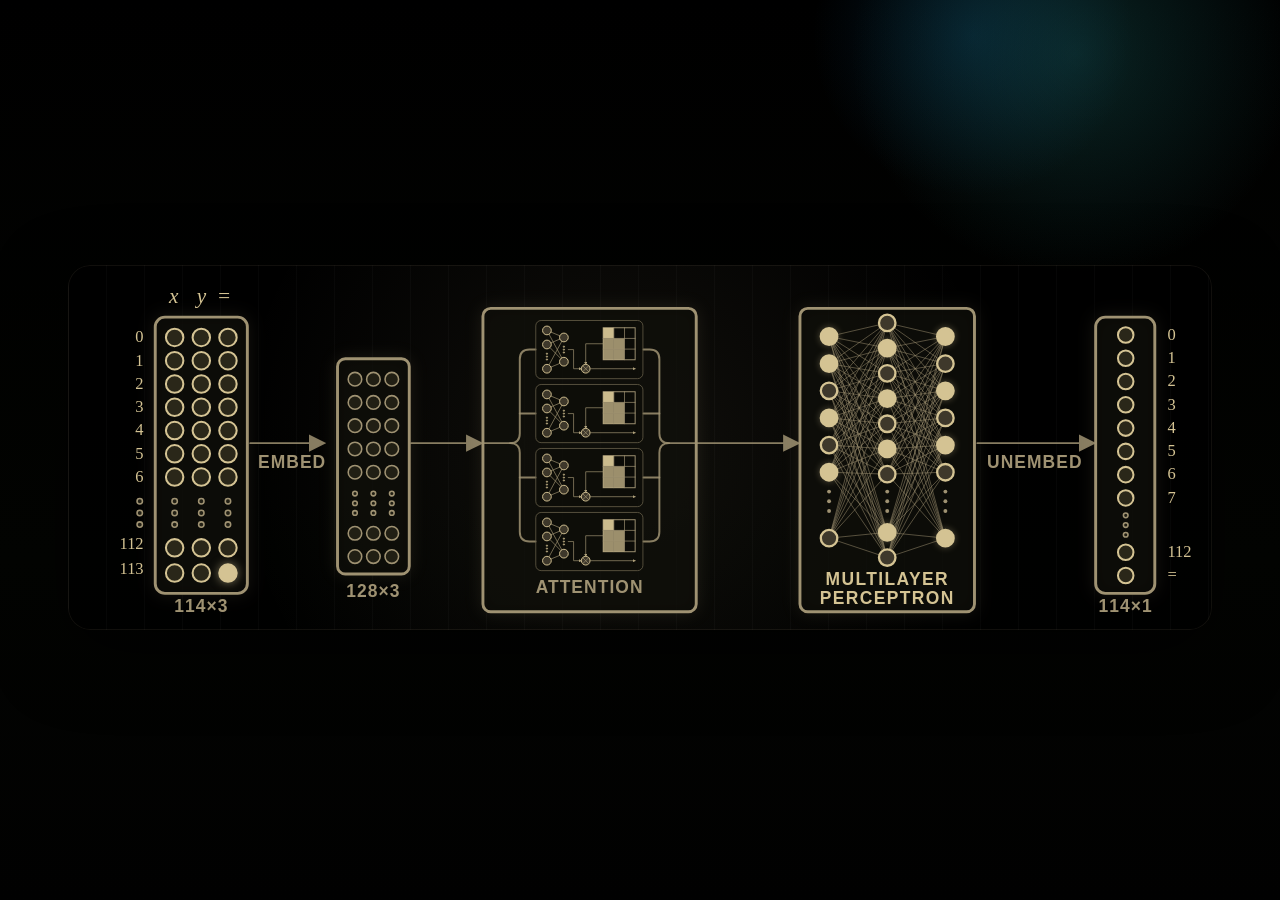
<file: index.html>
<!DOCTYPE html>
<html lang="es">
<head>
  <meta charset="UTF-8" />
  <meta name="viewport" content="width=device-width, initial-scale=1.0" />
  <title>Transformer Pipeline Visual</title>
  <link rel="stylesheet" href="styles.css">

</head>
<body>
  <main class="stage" aria-label="Visualizacion de un pipeline transformer">
    <section class="diagram">
      <svg viewBox="0 0 1180 365" role="img" aria-labelledby="diagram-title diagram-desc">
        <title id="diagram-title">Pipeline de embedding, probes, attention, MLP y unembedding</title>
        <desc id="diagram-desc">
          Diagrama oscuro inspirado en una arquitectura transformer, desde una entrada x y hasta una salida 114 por 1.
        </desc>

        <defs>
          <marker id="arrowhead" viewBox="0 0 10 10" refX="8" refY="5" markerWidth="9" markerHeight="9" orient="auto-start-reverse">
            <path class="arrow" d="M 0 0 L 10 5 L 0 10 z"></path>
          </marker>
          <marker id="attention-arrowhead" viewBox="0 0 10 10" refX="8" refY="5" markerWidth="4.5" markerHeight="4.5" orient="auto">
            <path d="M 0 0 L 10 5 L 0 10 z" fill="#b9aa83"></path>
          </marker>

          <linearGradient id="panelGrad" x1="0" x2="1">
            <stop offset="0%" stop-color="#070703" />
            <stop offset="100%" stop-color="#13110b" />
          </linearGradient>

          <symbol id="token-block" viewBox="0 0 190 365" overflow="visible">
            <text class="title" x="119.5" y="33" text-anchor="middle">x&nbsp;&nbsp;y =</text>
            <rect class="box" x="72" y="48" width="95" height="285" rx="10"></rect>

            <g class="number" text-anchor="end">
              <text x="60" y="74">0</text>
              <text x="60" y="98">1</text>
              <text x="60" y="122">2</text>
              <text x="60" y="146">3</text>
              <text x="60" y="170">4</text>
              <text x="60" y="194">5</text>
              <text x="60" y="218">6</text>
              <circle class="tiny-dot" cx="56" cy="238" r="2.8"></circle>
              <circle class="tiny-dot" cx="56" cy="250" r="2.8"></circle>
              <circle class="tiny-dot" cx="56" cy="262" r="2.8"></circle>
              <text x="60" y="287">112</text>
              <text x="60" y="313">113</text>
            </g>

            <g>
              <circle class="grid-dot" cx="92" cy="69" r="9"></circle>
              <circle class="grid-dot" cx="119.5" cy="69" r="9"></circle>
              <circle class="grid-dot" cx="147" cy="69" r="9"></circle>
              <circle class="grid-dot" cx="92" cy="93" r="9"></circle>
              <circle class="grid-dot" cx="119.5" cy="93" r="9"></circle>
              <circle class="grid-dot" cx="147" cy="93" r="9"></circle>
              <circle class="grid-dot" cx="92" cy="117" r="9"></circle>
              <circle class="grid-dot" cx="119.5" cy="117" r="9"></circle>
              <circle class="grid-dot" cx="147" cy="117" r="9"></circle>
              <circle class="grid-dot" cx="92" cy="141" r="9"></circle>
              <circle class="grid-dot" cx="119.5" cy="141" r="9"></circle>
              <circle class="grid-dot" cx="147" cy="141" r="9"></circle>
              <circle class="grid-dot" cx="92" cy="165" r="9"></circle>
              <circle class="grid-dot" cx="119.5" cy="165" r="9"></circle>
              <circle class="grid-dot" cx="147" cy="165" r="9"></circle>
              <circle class="grid-dot" cx="92" cy="189" r="9"></circle>
              <circle class="grid-dot" cx="119.5" cy="189" r="9"></circle>
              <circle class="grid-dot" cx="147" cy="189" r="9"></circle>
              <circle class="grid-dot" cx="92" cy="213" r="9"></circle>
              <circle class="grid-dot" cx="119.5" cy="213" r="9"></circle>
              <circle class="grid-dot" cx="147" cy="213" r="9"></circle>
              <circle class="tiny-dot" cx="92" cy="238" r="2.8"></circle>
              <circle class="tiny-dot" cx="119.5" cy="238" r="2.8"></circle>
              <circle class="tiny-dot" cx="147" cy="238" r="2.8"></circle>
              <circle class="tiny-dot" cx="92" cy="250" r="2.8"></circle>
              <circle class="tiny-dot" cx="119.5" cy="250" r="2.8"></circle>
              <circle class="tiny-dot" cx="147" cy="250" r="2.8"></circle>
              <circle class="tiny-dot" cx="92" cy="262" r="2.8"></circle>
              <circle class="tiny-dot" cx="119.5" cy="262" r="2.8"></circle>
              <circle class="tiny-dot" cx="147" cy="262" r="2.8"></circle>
              <circle class="grid-dot" cx="92" cy="286" r="9"></circle>
              <circle class="grid-dot" cx="119.5" cy="286" r="9"></circle>
              <circle class="grid-dot" cx="147" cy="286" r="9"></circle>
              <circle class="grid-dot" cx="92" cy="312" r="9"></circle>
              <circle class="grid-dot" cx="119.5" cy="312" r="9"></circle>
              <circle class="grid-dot" cx="147" cy="312" r="9"></circle>
            </g>
            <text class="caption" x="119.5" y="352" text-anchor="middle">114×3</text>
          </symbol>
        </defs>

        <!-- Input matrix -->
        <g class="input-cluster token-block-instance" transform="translate(18 0)"></g>

        <path class="wire" d="M188 178 L263 178" marker-end="url(#arrowhead)"></path>
        <text class="caption" x="196" y="204">EMBED</text>

        <!-- Sparse linear probe left -->
        <rect class="box" x="278" y="91" width="74" height="222" rx="8"></rect>

        <g id="initial-h0-visual">
          <circle class="tiny-dot" cx="296" cy="112" r="7"></circle>
          <circle class="tiny-dot" cx="315" cy="112" r="7"></circle>
          <circle class="tiny-dot" cx="334" cy="112" r="7"></circle>
          <circle class="tiny-dot" cx="296" cy="136" r="7"></circle>
          <circle class="tiny-dot" cx="315" cy="136" r="7"></circle>
          <circle class="tiny-dot" cx="334" cy="136" r="7"></circle>
          <circle class="tiny-dot" cx="296" cy="160" r="7"></circle>
          <circle class="tiny-dot" cx="315" cy="160" r="7"></circle>
          <circle class="tiny-dot" cx="334" cy="160" r="7"></circle>
          <circle class="tiny-dot" cx="296" cy="184" r="7"></circle>
          <circle class="tiny-dot" cx="315" cy="184" r="7"></circle>
          <circle class="tiny-dot" cx="334" cy="184" r="7"></circle>
          <circle class="tiny-dot" cx="296" cy="208" r="7"></circle>
          <circle class="tiny-dot" cx="315" cy="208" r="7"></circle>
          <circle class="tiny-dot" cx="334" cy="208" r="7"></circle>
          <circle class="tiny-dot" cx="296" cy="230" r="2.4"></circle>
          <circle class="tiny-dot" cx="296" cy="240" r="2.4"></circle>
          <circle class="tiny-dot" cx="296" cy="250" r="2.4"></circle>
          <circle class="tiny-dot" cx="315" cy="230" r="2.4"></circle>
          <circle class="tiny-dot" cx="315" cy="240" r="2.4"></circle>
          <circle class="tiny-dot" cx="315" cy="250" r="2.4"></circle>
          <circle class="tiny-dot" cx="334" cy="230" r="2.4"></circle>
          <circle class="tiny-dot" cx="334" cy="240" r="2.4"></circle>
          <circle class="tiny-dot" cx="334" cy="250" r="2.4"></circle>
          <circle class="tiny-dot" cx="296" cy="271" r="7"></circle>
          <circle class="tiny-dot" cx="315" cy="271" r="7"></circle>
          <circle class="tiny-dot" cx="334" cy="271" r="7"></circle>
          <circle class="tiny-dot" cx="296" cy="295" r="7"></circle>
          <circle class="tiny-dot" cx="315" cy="295" r="7"></circle>
          <circle class="tiny-dot" cx="334" cy="295" r="7"></circle>
        </g>
        <text class="caption" x="315" y="337" text-anchor="middle">128×3</text>
        <rect id="embedding-trigger" class="pipeline-trigger" data-block="embedding" x="270" y="83" width="90" height="262" rx="13" role="button" tabindex="0">
          <title>Ver embeddings de token y posicion</title>
        </rect>

        <path class="wire" d="M354 178 L425 178" marker-end="url(#arrowhead)"></path>

        <!-- Attention block -->
        <rect class="box" x="428" y="39" width="220" height="313" rx="8" fill="url(#panelGrad)"></rect>
        <text class="caption" x="538" y="333" text-anchor="middle">ATTENTION</text>

        <defs>
        <g id="attention-head-unit">
          <rect class="attention-head-frame" x="94" y="78" width="442" height="240" rx="22"></rect>

          <path class="attention-head-wire" d="M140 119 L210 148" marker-end="url(#attention-arrowhead)"></path>
          <path class="attention-head-wire" d="M140 119 L210 248" marker-end="url(#attention-arrowhead)"></path>
          <path class="attention-head-wire" d="M140 177 L210 148" marker-end="url(#attention-arrowhead)"></path>
          <path class="attention-head-wire" d="M140 177 L210 248" marker-end="url(#attention-arrowhead)"></path>
          <path class="attention-head-wire" d="M140 277 L210 148" marker-end="url(#attention-arrowhead)"></path>
          <path class="attention-head-wire" d="M140 277 L210 248" marker-end="url(#attention-arrowhead)"></path>

          <circle class="attention-head-node" cx="140" cy="119" r="18"></circle>
          <circle class="attention-head-node" cx="210" cy="148" r="18"></circle>
          <circle class="attention-head-node" cx="210" cy="248" r="18"></circle>
          <circle class="attention-head-node" cx="140" cy="177" r="18"></circle>
          <circle class="attention-head-tiny" cx="140" cy="215" r="2.7"></circle>
          <circle class="attention-head-tiny" cx="140" cy="227" r="2.7"></circle>
          <circle class="attention-head-tiny" cx="140" cy="239" r="2.7"></circle>
          <circle class="attention-head-tiny" cx="210" cy="186" r="2.7"></circle>
          <circle class="attention-head-tiny" cx="210" cy="198" r="2.7"></circle>
          <circle class="attention-head-tiny" cx="210" cy="210" r="2.7"></circle>
          <circle class="attention-head-node" cx="140" cy="277" r="18"></circle>
          <circle class="attention-head-node" cx="300" cy="277" r="18"></circle>

          <path class="attention-head-wire" d="M228 198 L250 198 L250 277 L282 277" marker-end="url(#attention-arrowhead)"></path>
          <path class="attention-head-wire" d="M287 264 L313 290"></path>
          <path class="attention-head-wire" d="M313 264 L287 290"></path>
          <path class="attention-head-wire" d="M318 277 L504 277" marker-end="url(#attention-arrowhead)"></path>

          <rect class="attention-head-grid" x="372" y="108" width="132" height="132"></rect>
          <rect class="attention-head-fill" x="372" y="108" width="44" height="44"></rect>
          <rect class="attention-head-fill lower" x="372" y="152" width="44" height="44"></rect>
          <rect class="attention-head-fill lower" x="416" y="152" width="44" height="44"></rect>
          <rect class="attention-head-fill lower" x="372" y="196" width="44" height="44"></rect>
          <rect class="attention-head-fill lower" x="416" y="196" width="44" height="44"></rect>
          <path class="attention-head-wire" d="M416 108 L416 240"></path>
          <path class="attention-head-wire" d="M460 108 L460 240"></path>
          <path class="attention-head-wire" d="M372 152 L504 152"></path>
          <path class="attention-head-wire" d="M372 196 L504 196"></path>
          <path class="attention-head-wire" d="M372 174 L300 174 L300 259" marker-end="url(#attention-arrowhead)"></path>
        </g>
        </defs>

        <g class="attention-routing">
          <path class="wire" d="M428 178 H456 Q466 178 466 168 V91.5 Q466 81.5 476 81.5 H482.5"></path>
          <path class="wire" d="M466 147.5 L482.5 147.5"></path>
          <path class="wire" d="M466 213.5 L482.5 213.5"></path>
          <path class="wire" d="M456 178 Q466 178 466 188 V269.5 Q466 279.5 476 279.5 H482.5"></path>

          <path class="wire" d="M593.5 81.5 H600 Q610 81.5 610 91.5 V168 Q610 178 620 178 H648"></path>
          <path class="wire" d="M593.5 147.5 L610 147.5"></path>
          <path class="wire" d="M593.5 213.5 L610 213.5"></path>
          <path class="wire" d="M593.5 279.5 H600 Q610 279.5 610 269.5 V188 Q610 178 620 178"></path>
        </g>

        <use href="#attention-head-unit" transform="translate(459 32) scale(0.25)"></use>
        <use href="#attention-head-unit" transform="translate(459 98) scale(0.25)"></use>
        <use href="#attention-head-unit" transform="translate(459 164) scale(0.25)"></use>
        <use href="#attention-head-unit" transform="translate(459 230) scale(0.25)"></use>

        <path class="wire" d="M648 178 L752 178" marker-end="url(#arrowhead)"></path>

        <!-- MLP -->
        <rect class="box" x="755" y="39" width="180" height="313" rx="8"></rect>
        <g id="mlp-content">
          <g id="mlp-connections"></g>

          <g id="mlp-left-column">
            <circle class="mlp-node active" cx="785" cy="68" r="8.5"></circle>
            <circle class="mlp-node active" cx="785" cy="96" r="8.5"></circle>
            <circle class="mlp-node" cx="785" cy="124" r="8.5"></circle>
            <circle class="mlp-node active" cx="785" cy="152" r="8.5"></circle>
            <circle class="mlp-node" cx="785" cy="180" r="8.5"></circle>
            <circle class="mlp-node active" cx="785" cy="208" r="8.5"></circle>
            <circle class="mlp-ellipsis" cx="785" cy="228" r="2"></circle>
            <circle class="mlp-ellipsis" cx="785" cy="238" r="2"></circle>
            <circle class="mlp-ellipsis" cx="785" cy="248" r="2"></circle>
            <circle class="mlp-node" cx="785" cy="276" r="8.5"></circle>
          </g>

          <g id="mlp-middle-column">
            <circle class="mlp-node" cx="845" cy="54" r="8.5"></circle>
            <circle class="mlp-node active" cx="845" cy="80" r="8.5"></circle>
            <circle class="mlp-node" cx="845" cy="106" r="8.5"></circle>
            <circle class="mlp-node active" cx="845" cy="132" r="8.5"></circle>
            <circle class="mlp-node" cx="845" cy="158" r="8.5"></circle>
            <circle class="mlp-node active" cx="845" cy="184" r="8.5"></circle>
            <circle class="mlp-node" cx="845" cy="210" r="8.5"></circle>
            <circle class="mlp-ellipsis" cx="845" cy="228" r="2"></circle>
            <circle class="mlp-ellipsis" cx="845" cy="238" r="2"></circle>
            <circle class="mlp-ellipsis" cx="845" cy="248" r="2"></circle>
            <circle class="mlp-node active" cx="845" cy="270" r="8.5"></circle>
            <circle class="mlp-node" cx="845" cy="296" r="8.5"></circle>
          </g>

          <g id="mlp-right-column">
            <circle class="mlp-node active" cx="905" cy="68" r="8.5"></circle>
            <circle class="mlp-node" cx="905" cy="96" r="8.5"></circle>
            <circle class="mlp-node active" cx="905" cy="124" r="8.5"></circle>
            <circle class="mlp-node" cx="905" cy="152" r="8.5"></circle>
            <circle class="mlp-node active" cx="905" cy="180" r="8.5"></circle>
            <circle class="mlp-node" cx="905" cy="208" r="8.5"></circle>
            <circle class="mlp-ellipsis" cx="905" cy="228" r="2"></circle>
            <circle class="mlp-ellipsis" cx="905" cy="238" r="2"></circle>
            <circle class="mlp-ellipsis" cx="905" cy="248" r="2"></circle>
            <circle class="mlp-node active" cx="905" cy="276" r="8.5"></circle>
          </g>

          <text class="label" x="845" y="324" text-anchor="middle">MULTILAYER</text>
          <text class="label" x="845" y="344" text-anchor="middle">PERCEPTRON</text>

          <path class="wire" d="M938 178 L1057 178" marker-end="url(#arrowhead)"></path>
          <text class="caption" x="948" y="204">UNEMBED</text>
        </g>

        <!-- Output vector -->
        <rect class="box" x="1060" y="48" width="61" height="285" rx="10"></rect>
        <g id="output-content">
          <g class="number" text-anchor="start" transform="translate(0 -2.5)">
            <text x="1134" y="74">0</text>
            <text x="1134" y="98">1</text>
            <text x="1134" y="122">2</text>
            <text x="1134" y="146">3</text>
            <text x="1134" y="170">4</text>
            <text x="1134" y="194">5</text>
            <text x="1134" y="218">6</text>
            <text id="output-result-label" x="1134" y="242">7</text>
            <text x="1134" y="298">112</text>
            <text x="1134" y="322">=</text>
          </g>

          <g id="output-cells" transform="translate(0 -2.5)">
            <circle class="grid-dot output-cell" data-value="0" cx="1091" cy="69" r="8"></circle>
            <circle class="grid-dot output-cell" data-value="1" cx="1091" cy="93" r="8"></circle>
            <circle class="grid-dot output-cell" data-value="2" cx="1091" cy="117" r="8"></circle>
            <circle class="grid-dot output-cell" data-value="3" cx="1091" cy="141" r="8"></circle>
            <circle class="grid-dot output-cell" data-value="4" cx="1091" cy="165" r="8"></circle>
            <circle class="grid-dot output-cell" data-value="5" cx="1091" cy="189" r="8"></circle>
            <circle class="grid-dot output-cell" data-value="6" cx="1091" cy="213" r="8"></circle>
            <circle id="output-result-cell" class="grid-dot output-cell" data-value="7" cx="1091" cy="237" r="8"></circle>
            <circle class="tiny-dot" cx="1091" cy="255" r="2.4"></circle>
            <circle class="tiny-dot" cx="1091" cy="265" r="2.4"></circle>
            <circle class="tiny-dot" cx="1091" cy="275" r="2.4"></circle>
            <circle class="grid-dot output-cell" data-value="112" cx="1091" cy="293" r="8"></circle>
            <circle class="grid-dot" cx="1091" cy="317" r="8"></circle>
          </g>

          <text class="caption" x="1091" y="352" text-anchor="middle">114×1</text>
        </g>

        <rect id="attention-trigger" class="pipeline-trigger" data-block="attention" x="420" y="31" width="236" height="329" rx="14" role="button" tabindex="0">
          <title>Seleccionar bloque de atencion</title>
        </rect>
        <rect id="mlp-trigger" class="pipeline-trigger" data-block="mlp" x="747" y="31" width="196" height="329" rx="14" role="button" tabindex="0">
          <title>Seleccionar perceptron multicapa</title>
        </rect>
        <rect id="output-trigger" class="pipeline-trigger" data-block="output" x="1052" y="40" width="77" height="320" rx="14" role="button" tabindex="0">
          <title>Seleccionar vector de salida</title>
        </rect>

        <g id="embedding-focus-layer">
          <rect class="focus-scrim" x="0" y="0" width="1180" height="365"></rect>

          <g id="embedding-process">
          <g class="input-cluster token-block-instance" transform="translate(18 0)"></g>

          <path id="input-to-embedding-arrow" class="input-embedding-arrow wire glow" d="M200 188 L334 188" marker-end="url(#arrowhead)"></path>
          <path id="input-to-embedding-arrow-compact" class="input-embedding-arrow wire glow" d="M200 188 L290 188" marker-end="url(#arrowhead)"></path>

          <g id="embedding-operation" transform="translate(44 0)">
            <g>
            <g id="token-embedding-heading">
            <text class="focus-title" x="476" y="34" text-anchor="middle">TOKEN EMBEDDING</text>
            <text id="token-embedding-subtitle" class="focus-subtitle" x="476" y="53" text-anchor="middle">114 tokens x 128 dimensiones</text>
            </g>
            <rect id="token-embedding-panel" class="focus-panel" x="304" y="68" width="344" height="239" rx="14"></rect>

            <g id="token-embedding-visual">
            <text class="axis-label" x="354" y="92" text-anchor="middle">0</text>
            <text class="axis-label" x="382" y="92" text-anchor="middle">1</text>
            <text class="axis-label" x="410" y="92" text-anchor="middle">2</text>
            <text class="axis-label" x="438" y="92" text-anchor="middle">3</text>
            <text class="axis-label" x="466" y="92" text-anchor="middle">4</text>
            <text class="axis-label" x="506" y="92" text-anchor="middle">...</text>
            <text class="axis-label" x="552" y="92" text-anchor="middle">126</text>
            <text class="axis-label" x="592" y="92" text-anchor="middle">127</text>

            <text id="token-embedding-row-x" class="axis-label" x="327" y="121" text-anchor="end">x</text>
            <text id="token-embedding-row-y" class="axis-label" x="327" y="149" text-anchor="end">y</text>
            <text id="token-embedding-row-eq" class="axis-label" x="327" y="177" text-anchor="end">113</text>
            <text class="axis-label full-token-row" x="327" y="215" text-anchor="end">...</text>
            <text class="axis-label full-token-row" x="327" y="257" text-anchor="end">112</text>
            <text class="axis-label full-token-row" x="327" y="285" text-anchor="end">113</text>

            <circle class="tiny-dot" cx="354" cy="116" r="7"></circle>
            <circle class="tiny-dot" cx="382" cy="116" r="7"></circle>
            <circle class="tiny-dot" cx="410" cy="116" r="7"></circle>
            <circle class="tiny-dot" cx="438" cy="116" r="7"></circle>
            <circle class="tiny-dot" cx="466" cy="116" r="7"></circle>
            <circle class="tiny-dot" cx="492" cy="116" r="2.5"></circle>
            <circle class="tiny-dot" cx="506" cy="116" r="2.5"></circle>
            <circle class="tiny-dot" cx="520" cy="116" r="2.5"></circle>
            <circle class="tiny-dot" cx="552" cy="116" r="7"></circle>
            <circle class="tiny-dot" cx="592" cy="116" r="7"></circle>

            <circle class="tiny-dot" cx="354" cy="144" r="7"></circle>
            <circle class="tiny-dot" cx="382" cy="144" r="7"></circle>
            <circle class="tiny-dot" cx="410" cy="144" r="7"></circle>
            <circle class="tiny-dot" cx="438" cy="144" r="7"></circle>
            <circle class="tiny-dot" cx="466" cy="144" r="7"></circle>
            <circle class="tiny-dot" cx="492" cy="144" r="2.5"></circle>
            <circle class="tiny-dot" cx="506" cy="144" r="2.5"></circle>
            <circle class="tiny-dot" cx="520" cy="144" r="2.5"></circle>
            <circle class="tiny-dot" cx="552" cy="144" r="7"></circle>
            <circle class="tiny-dot" cx="592" cy="144" r="7"></circle>

            <circle class="tiny-dot" cx="354" cy="172" r="7"></circle>
            <circle class="tiny-dot" cx="382" cy="172" r="7"></circle>
            <circle class="tiny-dot" cx="410" cy="172" r="7"></circle>
            <circle class="tiny-dot" cx="438" cy="172" r="7"></circle>
            <circle class="tiny-dot" cx="466" cy="172" r="7"></circle>
            <circle class="tiny-dot" cx="492" cy="172" r="2.5"></circle>
            <circle class="tiny-dot" cx="506" cy="172" r="2.5"></circle>
            <circle class="tiny-dot" cx="520" cy="172" r="2.5"></circle>
            <circle class="tiny-dot" cx="552" cy="172" r="7"></circle>
            <circle class="tiny-dot" cx="592" cy="172" r="7"></circle>

            <circle class="tiny-dot" cx="354" cy="199" r="2.5"></circle>
            <circle class="tiny-dot" cx="354" cy="212" r="2.5"></circle>
            <circle class="tiny-dot" cx="354" cy="225" r="2.5"></circle>
            <circle class="tiny-dot" cx="382" cy="199" r="2.5"></circle>
            <circle class="tiny-dot" cx="382" cy="212" r="2.5"></circle>
            <circle class="tiny-dot" cx="382" cy="225" r="2.5"></circle>
            <circle class="tiny-dot" cx="410" cy="199" r="2.5"></circle>
            <circle class="tiny-dot" cx="410" cy="212" r="2.5"></circle>
            <circle class="tiny-dot" cx="410" cy="225" r="2.5"></circle>
            <circle class="tiny-dot" cx="438" cy="199" r="2.5"></circle>
            <circle class="tiny-dot" cx="438" cy="212" r="2.5"></circle>
            <circle class="tiny-dot" cx="438" cy="225" r="2.5"></circle>
            <circle class="tiny-dot" cx="466" cy="199" r="2.5"></circle>
            <circle class="tiny-dot" cx="466" cy="212" r="2.5"></circle>
            <circle class="tiny-dot" cx="466" cy="225" r="2.5"></circle>
            <circle class="tiny-dot" cx="552" cy="199" r="2.5"></circle>
            <circle class="tiny-dot" cx="552" cy="212" r="2.5"></circle>
            <circle class="tiny-dot" cx="552" cy="225" r="2.5"></circle>
            <circle class="tiny-dot" cx="592" cy="199" r="2.5"></circle>
            <circle class="tiny-dot" cx="592" cy="212" r="2.5"></circle>
            <circle class="tiny-dot" cx="592" cy="225" r="2.5"></circle>

            <circle class="tiny-dot" cx="354" cy="252" r="7"></circle>
            <circle class="tiny-dot" cx="382" cy="252" r="7"></circle>
            <circle class="tiny-dot" cx="410" cy="252" r="7"></circle>
            <circle class="tiny-dot" cx="438" cy="252" r="7"></circle>
            <circle class="tiny-dot" cx="466" cy="252" r="7"></circle>
            <circle class="tiny-dot" cx="492" cy="252" r="2.5"></circle>
            <circle class="tiny-dot" cx="506" cy="252" r="2.5"></circle>
            <circle class="tiny-dot" cx="520" cy="252" r="2.5"></circle>
            <circle class="tiny-dot" cx="552" cy="252" r="7"></circle>
            <circle class="tiny-dot" cx="592" cy="252" r="7"></circle>

            <circle class="tiny-dot" cx="354" cy="280" r="7"></circle>
            <circle class="tiny-dot" cx="382" cy="280" r="7"></circle>
            <circle class="tiny-dot" cx="410" cy="280" r="7"></circle>
            <circle class="tiny-dot" cx="438" cy="280" r="7"></circle>
            <circle class="tiny-dot" cx="466" cy="280" r="7"></circle>
            <circle class="tiny-dot" cx="492" cy="280" r="2.5"></circle>
            <circle class="tiny-dot" cx="506" cy="280" r="2.5"></circle>
            <circle class="tiny-dot" cx="520" cy="280" r="2.5"></circle>
            <circle class="tiny-dot" cx="552" cy="280" r="7"></circle>
            <circle class="tiny-dot" cx="592" cy="280" r="7"></circle>
            </g>
            </g>

            <text x="681" y="205" text-anchor="middle" fill="var(--ink)" font-family="Trebuchet MS, Verdana, sans-serif" font-size="54" font-weight="700">+</text>

            <g>
            <text class="focus-title" x="886" y="72" text-anchor="middle">POSITION EMBEDDING</text>
            <text class="focus-subtitle" x="886" y="91" text-anchor="middle">3 posiciones x 128 dimensiones</text>
            <rect class="focus-panel" x="714" y="106" width="344" height="158" rx="14"></rect>

            <g id="position-embedding-visual" transform="translate(15 53)">
            <text class="axis-label" x="764" y="92" text-anchor="middle">0</text>
            <text class="axis-label" x="792" y="92" text-anchor="middle">1</text>
            <text class="axis-label" x="820" y="92" text-anchor="middle">2</text>
            <text class="axis-label" x="848" y="92" text-anchor="middle">3</text>
            <text class="axis-label" x="876" y="92" text-anchor="middle">4</text>
            <text class="axis-label" x="916" y="92" text-anchor="middle">...</text>
            <text class="axis-label" x="962" y="92" text-anchor="middle">126</text>
            <text class="axis-label" x="1002" y="92" text-anchor="middle">127</text>

            <text class="axis-label" x="737" y="121" text-anchor="end">0</text>
            <text class="axis-label" x="737" y="149" text-anchor="end">1</text>
            <text class="axis-label" x="737" y="177" text-anchor="end">2</text>

            <circle class="tiny-dot" cx="764" cy="116" r="7"></circle>
            <circle class="tiny-dot" cx="792" cy="116" r="7"></circle>
            <circle class="tiny-dot" cx="820" cy="116" r="7"></circle>
            <circle class="tiny-dot" cx="848" cy="116" r="7"></circle>
            <circle class="tiny-dot" cx="876" cy="116" r="7"></circle>
            <circle class="tiny-dot" cx="902" cy="116" r="2.5"></circle>
            <circle class="tiny-dot" cx="916" cy="116" r="2.5"></circle>
            <circle class="tiny-dot" cx="930" cy="116" r="2.5"></circle>
            <circle class="tiny-dot" cx="962" cy="116" r="7"></circle>
            <circle class="tiny-dot" cx="1002" cy="116" r="7"></circle>

            <circle class="tiny-dot" cx="764" cy="144" r="7"></circle>
            <circle class="tiny-dot" cx="792" cy="144" r="7"></circle>
            <circle class="tiny-dot" cx="820" cy="144" r="7"></circle>
            <circle class="tiny-dot" cx="848" cy="144" r="7"></circle>
            <circle class="tiny-dot" cx="876" cy="144" r="7"></circle>
            <circle class="tiny-dot" cx="902" cy="144" r="2.5"></circle>
            <circle class="tiny-dot" cx="916" cy="144" r="2.5"></circle>
            <circle class="tiny-dot" cx="930" cy="144" r="2.5"></circle>
            <circle class="tiny-dot" cx="962" cy="144" r="7"></circle>
            <circle class="tiny-dot" cx="1002" cy="144" r="7"></circle>

            <circle class="tiny-dot" cx="764" cy="172" r="7"></circle>
            <circle class="tiny-dot" cx="792" cy="172" r="7"></circle>
            <circle class="tiny-dot" cx="820" cy="172" r="7"></circle>
            <circle class="tiny-dot" cx="848" cy="172" r="7"></circle>
            <circle class="tiny-dot" cx="876" cy="172" r="7"></circle>
            <circle class="tiny-dot" cx="902" cy="172" r="2.5"></circle>
            <circle class="tiny-dot" cx="916" cy="172" r="2.5"></circle>
            <circle class="tiny-dot" cx="930" cy="172" r="2.5"></circle>
            <circle class="tiny-dot" cx="962" cy="172" r="7"></circle>
            <circle class="tiny-dot" cx="1002" cy="172" r="7"></circle>
            </g>
            </g>

          </g>
          </g>

          <g id="h0-result-layer">
            <text class="focus-title" x="886" y="72" text-anchor="middle">
              h<tspan baseline-shift="sub" font-size="12">0</tspan>
            </text>
            <text class="focus-subtitle" x="886" y="91" text-anchor="middle">3 tokens x 128 dimensiones</text>
            <rect class="focus-panel" x="714" y="106" width="344" height="158" rx="14"></rect>

            <g id="h0-visual" transform="translate(15 53)">
              <text class="axis-label" x="764" y="92" text-anchor="middle">0</text>
              <text class="axis-label" x="792" y="92" text-anchor="middle">1</text>
              <text class="axis-label" x="820" y="92" text-anchor="middle">2</text>
              <text class="axis-label" x="848" y="92" text-anchor="middle">3</text>
              <text class="axis-label" x="876" y="92" text-anchor="middle">4</text>
              <text class="axis-label" x="916" y="92" text-anchor="middle">...</text>
              <text class="axis-label" x="962" y="92" text-anchor="middle">126</text>
              <text class="axis-label" x="1002" y="92" text-anchor="middle">127</text>

              <text class="axis-label" x="737" y="121" text-anchor="end">0</text>
              <text class="axis-label" x="737" y="149" text-anchor="end">1</text>
              <text class="axis-label" x="737" y="177" text-anchor="end">2</text>

              <g id="h0-cells"></g>
            </g>
          </g>

          <g id="embedding-equals" class="equals-button" role="button" aria-label="Sumar embeddings" tabindex="0">
            <rect x="-21" y="-21" width="42" height="42" rx="12"></rect>
            <text x="0" y="10" text-anchor="middle">=</text>
          </g>

          <g id="embedding-next" class="focus-next" transform="translate(880 314)" role="button" aria-label="Abrir nueva vista" tabindex="0">
            <rect width="130" height="32" rx="16"></rect>
            <text x="65" y="21" text-anchor="middle">SIGUIENTE</text>
          </g>

          <g id="embedding-back" class="focus-back" transform="translate(1032 314)">
            <rect width="95" height="32" rx="16"></rect>
            <text x="47.5" y="21" text-anchor="middle">VOLVER</text>
          </g>
        </g>
      </svg>
    </section>
  </main>
  <section id="embedding-empty-view" class="embedding-empty-view" aria-hidden="true">
    <button id="embedding-empty-back" class="empty-view-back" type="button">VOLVER</button>
    <div class="embedding-explorer-shell">
      <header class="embedding-explorer-header">
        <p>TOKEN EMBEDDING · PRIMERA DIMENSIÓN</p>
        <h1>Evolución del embedding de x</h1>
        <span>Recorre los tokens de 0 a 112 para observar cómo cambia su primera lectura.</span>
      </header>

      <div class="embedding-explorer-flow">
        <article class="embedding-token-panel">
          <svg
            class="embedding-token-svg"
            viewBox="0 0 190 365"
            role="img"
            aria-label="Matriz original de tokens de 114 por 3"
          >
            <g id="embedding-explorer-token-block"></g>
          </svg>
        </article>

        <div class="embedding-explorer-arrow">
          <span>EMBED</span>
        </div>

        <article class="embedding-dimension-panel">
          <h2>X</h2>
          <div class="embedding-dimension-column" id="embedding-dimension-column"></div>
          <strong>114×1</strong>
        </article>

        <div class="embedding-explorer-arrow compact" aria-hidden="true"></div>

        <article class="embedding-curve-panel">
          <div class="embedding-curve-heading">
            <div>
              <span>PRIMERA DIMENSIÓN</span>
              <h2>Lectura a través de los tokens</h2>
            </div>
            <output id="embedding-curve-readout">x = 0 · 0.000</output>
          </div>

          <svg
            id="embedding-curve"
            viewBox="0 0 700 300"
            role="img"
            aria-label="Evolución de la primera dimensión del embedding para x entre 0 y 112"
          >
            <line class="curve-axis" x1="42" y1="150" x2="676" y2="150"></line>
            <line class="curve-axis" x1="42" y1="24" x2="42" y2="276"></line>
            <text class="curve-axis-label" x="42" y="294" text-anchor="middle">0</text>
            <text class="curve-axis-label" x="676" y="294" text-anchor="middle">112</text>
            <text class="curve-axis-label" x="686" y="146">x</text>
            <path id="embedding-curve-path" class="embedding-curve-path"></path>
            <g id="embedding-curve-points" class="embedding-curve-points"></g>
            <line id="embedding-curve-guide" class="embedding-curve-guide" y1="24" y2="276"></line>
            <circle id="embedding-curve-marker" class="embedding-curve-marker" r="7"></circle>
          </svg>

          <label class="embedding-x-control">
            <span>VALOR DE x</span>
            <input id="embedding-x-range" type="range" min="0" max="112" value="0">
            <input id="embedding-x-number" type="number" min="0" max="112" value="0">
          </label>
        </article>
      </div>
    </div>
  </section>
  <section id="logit-view" class="logit-view" aria-hidden="true">
    <button id="logit-back" class="logit-back" type="button">VOLVER</button>
    <iframe
      id="logit-frame"
      title="Visualizador del logit 112"
      data-src="grokking-visualizer/visualizador_logit112_superior.html"
    ></iframe>
  </section>
  <script src="app.js"></script>

</body>
</html>
</file>
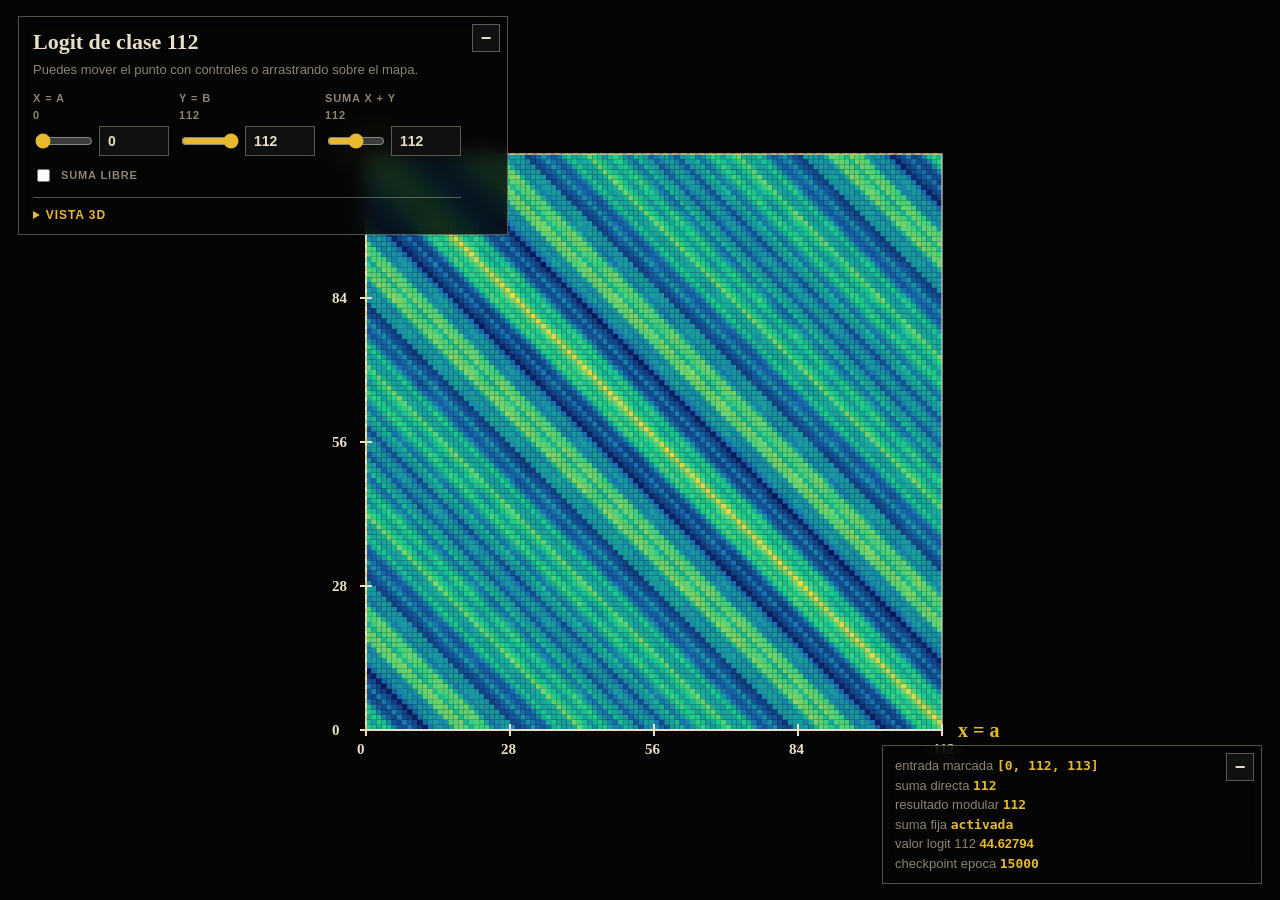
<file: grokking-visualizer/visualizador_logit112_superior.html>
<!doctype html>
<html lang="es">
<head>
  <meta charset="utf-8">
  <meta name="viewport" content="width=device-width, initial-scale=1">
  <title>Vista superior logit 112</title>
  <style>
    :root {
      --bg: #050505;
      --ink: #e8dfc9;
      --muted: #8d8474;
      --gold: #e7b92f;
      --line: rgba(232, 223, 201, 0.35);
    }

    * { box-sizing: border-box; }

    body {
      margin: 0;
      min-height: 100vh;
      overflow: hidden;
      color: var(--ink);
      background: var(--bg);
      font-family: Georgia, "Times New Roman", serif;
    }

    canvas {
      display: block;
      width: 100vw;
      height: 100vh;
      background: var(--bg);
      cursor: crosshair;
      touch-action: none;
    }

    .hud {
      position: fixed;
      left: 18px;
      top: 16px;
      width: min(490px, calc(100vw - 36px));
      min-height: 42px;
      padding: 12px 46px 12px 14px;
      border: 1px solid var(--line);
      background: rgba(5, 5, 5, 0.8);
      backdrop-filter: blur(10px);
      transition: background 160ms ease;
    }

    .hud-toggle {
      position: absolute;
      top: 7px;
      right: 7px;
      width: 28px;
      padding: 0;
      font-size: 18px;
      line-height: 1;
    }

    .hud.collapsed {
      width: 42px;
      min-height: 42px;
      padding: 0;
      background: rgba(5, 5, 5, 0.62);
    }

    .hud.collapsed .hud-toggle {
      top: 6px;
      right: 6px;
    }

    .hud.collapsed .hud-content {
      display: none;
    }

    h1 {
      margin: 0 0 6px;
      font-size: 22px;
      letter-spacing: 0;
    }

    .meta {
      margin: 0;
      color: var(--muted);
      font: 13px/1.45 Arial, sans-serif;
    }

    .controls {
      display: grid;
      grid-template-columns: repeat(3, 1fr);
      gap: 10px;
      margin-top: 12px;
    }

    label {
      display: grid;
      gap: 5px;
      color: var(--muted);
      font: 700 11px Arial, sans-serif;
      letter-spacing: .08em;
      text-transform: uppercase;
    }

    .pair {
      display: grid;
      grid-template-columns: 1fr 70px;
      gap: 8px;
      align-items: center;
    }

    .lock-row {
      display: flex;
      align-items: center;
      gap: 8px;
      margin-top: 10px;
      color: var(--muted);
      font: 700 11px Arial, sans-serif;
      letter-spacing: .08em;
      text-transform: uppercase;
    }

    .lock-row input {
      width: auto;
    }

    .view-3d {
      margin-top: 12px;
      padding-top: 10px;
      border-top: 1px solid var(--line);
    }

    .view-3d summary {
      color: var(--gold);
      cursor: pointer;
      font: 700 12px Arial, sans-serif;
      letter-spacing: .08em;
      text-transform: uppercase;
    }

    .rotation-panel {
      display: grid;
      gap: 8px;
      margin-top: 10px;
    }

    .rotation-row {
      display: grid;
      grid-template-columns: 58px 1fr 34px;
      gap: 8px;
      align-items: center;
      color: var(--muted);
      font: 700 11px Arial, sans-serif;
      letter-spacing: .08em;
      text-transform: uppercase;
    }

    button {
      height: 28px;
      border: 1px solid var(--line);
      color: var(--ink);
      background: #111;
      font: 700 12px Arial, sans-serif;
      cursor: pointer;
    }

    .view-presets {
      display: grid;
      grid-template-columns: repeat(3, 1fr);
      gap: 8px;
    }

    input {
      width: 100%;
      accent-color: var(--gold);
    }

    input[type="number"] {
      padding: 6px 8px;
      border: 1px solid var(--line);
      color: var(--ink);
      background: #101010;
      font: 700 14px Arial, sans-serif;
    }

    .readout {
      position: fixed;
      right: 18px;
      bottom: 16px;
      width: min(380px, calc(100vw - 36px));
      min-height: 42px;
      padding: 10px 46px 10px 12px;
      border: 1px solid var(--line);
      background: rgba(5, 5, 5, 0.8);
      color: var(--muted);
      font: 13px/1.5 Arial, sans-serif;
      backdrop-filter: blur(10px);
      transition: background 160ms ease;
    }

    .readout-toggle {
      position: absolute;
      top: 7px;
      right: 7px;
      width: 28px;
      padding: 0;
      font-size: 18px;
      line-height: 1;
    }

    .readout-content {
      opacity: 1;
    }

    .readout.collapsed {
      width: 42px;
      min-height: 42px;
      padding: 0;
      background: rgba(5, 5, 5, 0.62);
    }

    .readout.collapsed .readout-toggle {
      top: 6px;
      right: 6px;
    }

    .readout.collapsed .readout-content {
      display: none;
    }

    strong { color: var(--gold); }

    code {
      color: var(--gold);
      font-family: "Cascadia Mono", Consolas, monospace;
      font-weight: 700;
    }

    @media (max-width: 760px) {
      .hud {
        left: 8px;
        top: 8px;
        width: calc(100vw - 16px);
      }

      .hud.collapsed {
        width: 42px;
      }

      .controls {
        grid-template-columns: 1fr;
      }

      .readout {
        left: 8px;
        right: 8px;
        bottom: 8px;
        width: auto;
      }

      .readout.collapsed {
        left: auto;
        right: 8px;
        width: 42px;
      }
    }
  </style>
</head>
<body>
  <canvas id="heatmap"></canvas>

  <section class="hud" id="hud">
    <button
      class="hud-toggle"
      id="hudToggle"
      type="button"
      aria-expanded="true"
      aria-controls="hudContent"
      title="Minimizar controles"
    >−</button>
    <div class="hud-content" id="hudContent">
      <h1>Logit de clase 112</h1>
      <p class="meta">Puedes mover el punto con controles o arrastrando sobre el mapa.</p>
      <div class="controls">
        <label>
          x = a <span id="xText">0</span>
          <span class="pair">
            <input id="xRange" type="range" min="0" max="112" value="0">
            <input id="xNumber" type="number" min="0" max="112" value="0">
          </span>
        </label>
        <label>
          y = b <span id="yText">112</span>
          <span class="pair">
            <input id="yRange" type="range" min="0" max="112" value="112">
            <input id="yNumber" type="number" min="0" max="112" value="112">
          </span>
        </label>
        <label>
          suma x + y <span id="sumText">112</span>
          <span class="pair">
            <input id="sumRange" type="range" min="0" max="224" value="112">
            <input id="sumNumber" type="number" min="0" max="224" value="112">
          </span>
        </label>
      </div>
      <label class="lock-row">
        <input id="lockSum" type="checkbox">
        suma libre
      </label>
      <details id="view3d" class="view-3d">
        <summary>vista 3D</summary>
        <div class="rotation-panel">
          <div class="rotation-row">
            <span>rot x</span>
            <input id="rotX" type="range" min="-180" max="180" step="0.5" value="0">
            <button id="resetX" type="button" title="Reiniciar eje X">X</button>
          </div>
          <div class="rotation-row">
            <span>rot y</span>
            <input id="rotY" type="range" min="-180" max="180" step="0.5" value="0">
            <button id="resetY" type="button" title="Reiniciar eje Y">Y</button>
          </div>
          <div class="rotation-row">
            <span>rot z</span>
            <input id="rotZ" type="range" min="-180" max="180" step="0.5" value="0">
            <button id="resetZ" type="button" title="Reiniciar eje Z">Z</button>
          </div>
          <div class="view-presets">
            <button id="viewXY" type="button">XY</button>
            <button id="viewZX" type="button">ZX</button>
            <button id="viewZY" type="button">ZY</button>
          </div>
        </div>
      </details>
    </div>
  </section>

  <section class="readout" id="readout">
    <button
      class="readout-toggle"
      id="readoutToggle"
      type="button"
      aria-expanded="true"
      aria-controls="readoutContent"
      title="Minimizar datos"
    >−</button>
    <div class="readout-content" id="readoutContent"></div>
  </section>

  <script src="activation_surfaces_seed_0.js"></script>
  <script>
    const canvas = document.querySelector("#heatmap");
    const ctx = canvas.getContext("2d");
    const hud = document.querySelector("#hud");
    const hudToggle = document.querySelector("#hudToggle");
    const readout = document.querySelector("#readout");
    const readoutContent = document.querySelector("#readoutContent");
    const readoutToggle = document.querySelector("#readoutToggle");
    const xRange = document.querySelector("#xRange");
    const yRange = document.querySelector("#yRange");
    const xNumber = document.querySelector("#xNumber");
    const yNumber = document.querySelector("#yNumber");
    const sumRange = document.querySelector("#sumRange");
    const sumNumber = document.querySelector("#sumNumber");
    const lockSum = document.querySelector("#lockSum");
    const view3d = document.querySelector("#view3d");
    const rotX = document.querySelector("#rotX");
    const rotY = document.querySelector("#rotY");
    const rotZ = document.querySelector("#rotZ");
    const resetX = document.querySelector("#resetX");
    const resetY = document.querySelector("#resetY");
    const resetZ = document.querySelector("#resetZ");
    const viewXY = document.querySelector("#viewXY");
    const viewZX = document.querySelector("#viewZX");
    const viewZY = document.querySelector("#viewZY");
    const xText = document.querySelector("#xText");
    const yText = document.querySelector("#yText");
    const sumText = document.querySelector("#sumText");
    const values = window.GROKKING_SURFACE_DATA.surfaces.logit_112.values;
    const modulus = window.GROKKING_SURFACE_DATA.modulus;

    let plot = { left: 0, top: 0, size: 0, cell: 1 };
    let panning = false;
    let panStart = null;
    let pointDragging = false;
    let rotating = false;
    let rotationStart = null;
    let panX = 0;
    let panY = 0;
    let zoom = 1;
    let lastMiddleClickAt = 0;

    let min = Infinity;
    let max = -Infinity;
    values.forEach((row) => row.forEach((value) => {
      min = Math.min(min, value);
      max = Math.max(max, value);
    }));
    const span = max - min || 1;
    const zAbsMax = Math.ceil(Math.max(Math.abs(min), Math.abs(max)));

    function palette(t) {
      const stops = [
        [10, 18, 88],
        [24, 111, 177],
        [26, 205, 138],
        [232, 218, 70],
      ];
      const x = Math.max(0, Math.min(1, t)) * (stops.length - 1);
      const i = Math.floor(x);
      const f = x - i;
      const a = stops[i];
      const b = stops[Math.min(stops.length - 1, i + 1)];
      const rgb = a.map((value, index) => Math.round(value + (b[index] - value) * f));
      return `rgb(${rgb[0]},${rgb[1]},${rgb[2]})`;
    }

    function clamp(value, maxValue) {
      const parsed = Number.parseInt(value, 10);
      if (Number.isNaN(parsed)) return 0;
      return Math.max(0, Math.min(maxValue, parsed));
    }

    function setPoint(x, y, changed = "both") {
      const nextX = clamp(x, 112);
      const nextY = clamp(y, 112);
      let finalX = nextX;
      let finalY = nextY;
      let finalSum = nextX + nextY;

      if (!lockSum.checked) {
        finalSum = clamp(sumRange.value, 224);
        if (changed === "x") {
          finalX = nextX;
          finalY = finalSum - finalX;
        } else if (changed === "y") {
          finalY = nextY;
          finalX = finalSum - finalY;
        } else {
          finalX = Math.floor(finalSum / 2);
          finalY = finalSum - finalX;
        }
        finalX = clamp(finalX, 112);
        finalY = clamp(finalY, 112);
        finalSum = finalX + finalY;
      }

      xRange.value = finalX;
      xNumber.value = finalX;
      yRange.value = finalY;
      yNumber.value = finalY;
      sumRange.value = finalSum;
      sumNumber.value = finalSum;
      draw();
    }

    function setSum(sumValue) {
      const nextSum = clamp(sumValue, 224);
      const nextX = Math.floor(nextSum / 2);
      const nextY = nextSum - nextX;
      if (!lockSum.checked) {
        xRange.value = nextX;
        xNumber.value = nextX;
        yRange.value = nextY;
        yNumber.value = nextY;
        sumRange.value = nextSum;
        sumNumber.value = nextSum;
        draw();
      } else {
        sumRange.value = nextSum;
        sumNumber.value = nextSum;
        draw();
      }
    }

    function resize() {
      const ratio = window.devicePixelRatio || 1;
      canvas.width = Math.floor(window.innerWidth * ratio);
      canvas.height = Math.floor(window.innerHeight * ratio);
      ctx.setTransform(ratio, 0, 0, ratio, 0, 0);
      clampPan();
      draw();
    }

    function clampPan() {
      const baseSize = Math.min(window.innerWidth * 0.64, window.innerHeight * 0.64);
      const size = baseSize * zoom;
      const visibleMargin = Math.min(size * 0.42, Math.min(window.innerWidth, window.innerHeight) * 0.36);
      const maxX = Math.max(0, (size + window.innerWidth) / 2 - visibleMargin);
      const maxY = Math.max(0, (size + window.innerHeight) / 2 - visibleMargin);
      panX = Math.max(-maxX, Math.min(maxX, panX));
      panY = Math.max(-maxY, Math.min(maxY, panY));
    }

    function rotationAngles() {
      if (!view3d.open) {
        return { x: 0, y: 0, z: 0 };
      }
      return {
        x: Number(rotX.value) * Math.PI / 180,
        y: Number(rotY.value) * Math.PI / 180,
        z: Number(rotZ.value) * Math.PI / 180,
      };
    }

    function rotatePoint(point, angles) {
      let [x, y, z] = point;
      const cosX = Math.cos(angles.x);
      const sinX = Math.sin(angles.x);
      let y1 = y * cosX - z * sinX;
      let z1 = y * sinX + z * cosX;
      y = y1;
      z = z1;

      const cosY = Math.cos(angles.y);
      const sinY = Math.sin(angles.y);
      let x1 = x * cosY + z * sinY;
      z1 = -x * sinY + z * cosY;
      x = x1;
      z = z1;

      const cosZ = Math.cos(angles.z);
      const sinZ = Math.sin(angles.z);
      x1 = x * cosZ - y * sinZ;
      y1 = x * sinZ + y * cosZ;
      return [x1, y1, z];
    }

    function projectLocal(localX, localY, layout, localZ = 0) {
      const rotated = rotatePoint([localX, localY, localZ], layout.angles);
      const depth = layout.size * 4.4;
      const perspective = depth / (depth + rotated[2]);
      return {
        x: layout.cx + rotated[0] * perspective,
        y: layout.cy - rotated[1] * perspective,
        z: rotated[2],
      };
    }

    function zHeight(value, layout) {
      if (!view3d.open) return 0;
      return -(value / zAbsMax) * layout.size * 0.21;
    }

    function gridPoint(x, y, layout, useHeight = false) {
      const localX = (x / 112 - 0.5) * layout.size;
      const localY = (y / 112 - 0.5) * layout.size;
      const ix = clamp(Math.round(x), 112);
      const iy = clamp(Math.round(y), 112);
      const localZ = useHeight ? zHeight(values[ix][iy], layout) : 0;
      return projectLocal(localX, localY, layout, localZ);
    }

    function drawLine(points) {
      ctx.beginPath();
      ctx.moveTo(points[0].x, points[0].y);
      for (let i = 1; i < points.length; i += 1) {
        ctx.lineTo(points[i].x, points[i].y);
      }
      ctx.stroke();
    }

    function drawLabel(text, point, dx = 0, dy = 0) {
      ctx.fillText(text, point.x + dx, point.y + dy);
    }

    function drawAxes(layout) {
      ctx.strokeStyle = "#e8dfc9";
      ctx.lineWidth = 2;
      drawLine([gridPoint(0, 0, layout), gridPoint(112, 0, layout)]);
      drawLine([gridPoint(0, 0, layout), gridPoint(0, 112, layout)]);
      if (view3d.open) {
        drawLine([
          projectLocal(-layout.size / 2, -layout.size / 2, layout, -layout.size * 0.24),
          projectLocal(-layout.size / 2, -layout.size / 2, layout, layout.size * 0.24),
        ]);
      }

      ctx.fillStyle = "#e8dfc9";
      ctx.font = "700 15px Georgia";
      [0, 28, 56, 84, 112].forEach((tick) => {
        const xPoint = gridPoint(tick, 0, layout);
        const yPoint = gridPoint(0, tick, layout);
        const xTickA = projectLocal((tick / 112 - 0.5) * layout.size, -layout.size / 2 - 6, layout);
        const xTickB = projectLocal((tick / 112 - 0.5) * layout.size, -layout.size / 2 + 6, layout);
        const yTickA = projectLocal(-layout.size / 2 - 6, (tick / 112 - 0.5) * layout.size, layout);
        const yTickB = projectLocal(-layout.size / 2 + 6, (tick / 112 - 0.5) * layout.size, layout);
        drawLine([xTickA, xTickB]);
        drawLine([yTickA, yTickB]);
        drawLabel(String(tick), xPoint, -9, 24);
        drawLabel(String(tick), yPoint, -34, 5);
      });

      if (view3d.open) {
        [0, 0.25, 0.5, 0.75, 1].forEach((ratio) => {
          const localZ = (0.5 - ratio) * layout.size * 0.48;
          const tickA = projectLocal(-layout.size / 2 - 7, -layout.size / 2, layout, localZ);
          const tickB = projectLocal(-layout.size / 2 + 7, -layout.size / 2, layout, localZ);
          const labelPoint = projectLocal(-layout.size / 2 - 11, -layout.size / 2, layout, localZ);
          const value = -zAbsMax + (zAbsMax * 2 * ratio);
          drawLine([tickA, tickB]);
          drawLabel(String(Math.round(value)), labelPoint, -42, 5);
        });
      }

      ctx.fillStyle = "#e7b92f";
      ctx.font = "700 20px Georgia";
      drawLabel("x = a", gridPoint(112, 0, layout), 16, 7);
      drawLabel("y = b", gridPoint(0, 112, layout), -18, -16);
      if (view3d.open) {
        drawLabel(
          "z = logit 112",
          projectLocal(-layout.size / 2, -layout.size / 2, layout, layout.size * 0.28),
          -20,
          -10,
        );
      }
    }

    function draw() {
      const baseSize = Math.min(window.innerWidth * 0.64, window.innerHeight * 0.64);
      const size = baseSize * zoom;
      const left = (window.innerWidth - size) / 2 + 14 + panX;
      const top = (window.innerHeight - size) / 2 - 8 + panY;
      const cell = size / modulus;
      const selectedX = clamp(xRange.value, 112);
      const selectedY = clamp(yRange.value, 112);
      const layout = {
        left,
        top,
        size,
        cell,
        cx: left + size / 2,
        cy: top + size / 2,
        angles: rotationAngles(),
      };
      plot = layout;

      ctx.clearRect(0, 0, window.innerWidth, window.innerHeight);

      const tiles = [];
      for (let x = 0; x < modulus; x += 1) {
        for (let y = 0; y < modulus; y += 1) {
          const t = (values[x][y] - min) / span;
          const p00 = gridPoint(x, y, layout, true);
          const p10 = gridPoint(Math.min(112, x + 1), y, layout, true);
          const p11 = gridPoint(Math.min(112, x + 1), Math.min(112, y + 1), layout, true);
          const p01 = gridPoint(x, Math.min(112, y + 1), layout, true);
          tiles.push({
            points: [p00, p10, p11, p01],
            color: palette(t),
            depth: p00.z + p10.z + p11.z + p01.z,
          });
        }
      }

      tiles.sort((a, b) => a.depth - b.depth);
      tiles.forEach((tile) => {
        ctx.fillStyle = tile.color;
        ctx.beginPath();
        ctx.moveTo(tile.points[0].x, tile.points[0].y);
        ctx.lineTo(tile.points[1].x, tile.points[1].y);
        ctx.lineTo(tile.points[2].x, tile.points[2].y);
        ctx.lineTo(tile.points[3].x, tile.points[3].y);
        ctx.closePath();
        ctx.fill();
      });

      ctx.strokeStyle = "rgba(232,223,201,.72)";
      ctx.lineWidth = 1.5;
      drawLine([
        gridPoint(0, 0, layout),
        gridPoint(112, 0, layout),
        gridPoint(112, 112, layout),
        gridPoint(0, 112, layout),
        gridPoint(0, 0, layout),
      ]);
      drawAxes(layout);

      const marker = gridPoint(selectedX, selectedY, layout, true);
      const markerBase = gridPoint(selectedX, selectedY, layout, false);

      ctx.strokeStyle = "rgba(231,185,47,.86)";
      ctx.lineWidth = 1.35;
      ctx.setLineDash([5, 4]);
      drawLine([gridPoint(selectedX, 0, layout, true), gridPoint(selectedX, 112, layout, true)]);
      drawLine([gridPoint(0, selectedY, layout, true), gridPoint(112, selectedY, layout, true)]);
      if (view3d.open) {
        drawLine([markerBase, marker]);
      }
      ctx.setLineDash([]);

      ctx.strokeStyle = "#050505";
      ctx.fillStyle = "#e7b92f";
      ctx.lineWidth = 2;
      ctx.beginPath();
      const markerRadius = Math.max(3.5, Math.min(9, (cell * 0.9) / Math.sqrt(zoom)));
      plot.marker = marker;
      plot.markerRadius = markerRadius;
      ctx.arc(marker.x, marker.y, markerRadius, 0, Math.PI * 2);
      ctx.fill();
      ctx.stroke();

      const currentSum = selectedX + selectedY;
      const currentResult = currentSum % modulus;
      xText.textContent = selectedX;
      yText.textContent = selectedY;
      sumText.textContent = currentSum;
      xNumber.value = selectedX;
      yNumber.value = selectedY;
      xRange.value = selectedX;
      yRange.value = selectedY;
      sumRange.value = currentSum;
      sumNumber.value = currentSum;

      readoutContent.innerHTML =
        `entrada marcada <code>[${selectedX}, ${selectedY}, 113]</code><br>` +
        `suma directa <code>${currentSum}</code><br>` +
        `resultado modular <code>${currentResult}</code><br>` +
        `suma fija <code>${lockSum.checked ? "libre" : "activada"}</code><br>` +
        `valor logit 112 <strong>${values[selectedX][selectedY].toFixed(5)}</strong><br>` +
        `checkpoint epoca <code>${window.GROKKING_SURFACE_DATA.epoch}</code>`;
    }

    function canvasToPoint(event) {
      if (view3d.open) {
        return null;
      }
      const rect = canvas.getBoundingClientRect();
      const px = event.clientX - rect.left;
      const py = event.clientY - rect.top;
      if (
        px < plot.left || px > plot.left + plot.size ||
        py < plot.top || py > plot.top + plot.size
      ) {
        return null;
      }
      return {
        x: clamp(Math.floor((px - plot.left) / plot.cell), 112),
        y: clamp(112 - Math.floor((py - plot.top) / plot.cell), 112),
      };
    }

    function canvasToNearestSurfacePoint(event) {
      const rect = canvas.getBoundingClientRect();
      const px = event.clientX - rect.left;
      const py = event.clientY - rect.top;
      const constrainedSum = !lockSum.checked
        ? clamp(sumRange.value, 224)
        : null;
      let nearest = null;
      let nearestDistance = Infinity;

      for (let x = 0; x < modulus; x += 1) {
        for (let y = 0; y < modulus; y += 1) {
          if (constrainedSum !== null && x + y !== constrainedSum) {
            continue;
          }
          const projected = gridPoint(x, y, plot, true);
          const distance =
            (projected.x - px) ** 2 + (projected.y - py) ** 2;
          if (distance < nearestDistance) {
            nearestDistance = distance;
            nearest = { x, y };
          }
        }
      }
      return nearest;
    }

    canvas.addEventListener("contextmenu", (event) => {
      event.preventDefault();
    });

    canvas.addEventListener("pointerdown", (event) => {
      if (event.button === 1) {
        const now = performance.now();
        if (now - lastMiddleClickAt < 360) {
          event.preventDefault();
          zoom = 1;
          panX = 0;
          panY = 0;
          pointDragging = false;
          panning = false;
          panStart = null;
          rotating = false;
          rotationStart = null;
          lastMiddleClickAt = 0;
          draw();
          return;
        }
        lastMiddleClickAt = now;
      }

      if (event.button === 0) {
        event.preventDefault();
        const rect = canvas.getBoundingClientRect();
        const pointerX = event.clientX - rect.left;
        const pointerY = event.clientY - rect.top;
        const markerDistance = Math.hypot(
          pointerX - plot.marker.x,
          pointerY - plot.marker.y,
        );

        if (markerDistance <= plot.markerRadius + 8) {
          pointDragging = true;
          canvas.setPointerCapture(event.pointerId);
          return;
        }

        panning = true;
        panStart = {
          pointerId: event.pointerId,
          startX: event.clientX,
          startY: event.clientY,
          panX,
          panY,
        };
        canvas.setPointerCapture(event.pointerId);
        return;
      }

      if (event.button === 2) {
        event.preventDefault();
        view3d.open = true;
        rotating = true;
        rotationStart = {
          pointerId: event.pointerId,
          startX: event.clientX,
          startY: event.clientY,
          rotX: Number(rotX.value),
          rotY: Number(rotY.value),
        };
        canvas.setPointerCapture(event.pointerId);
        draw();
        return;
      }
    });

    canvas.addEventListener("pointermove", (event) => {
      if (pointDragging) {
        const point = canvasToNearestSurfacePoint(event);
        if (point) {
          setPoint(
            point.x,
            point.y,
            lockSum.checked ? "both" : "x"
          );
        }
        return;
      }

      if (panning && panStart) {
        panX = panStart.panX + event.clientX - panStart.startX;
        panY = panStart.panY + event.clientY - panStart.startY;
        clampPan();
        draw();
        return;
      }

      if (rotating && rotationStart) {
        const nextRotY =
          rotationStart.rotY - (event.clientX - rotationStart.startX) * 0.45;
        const nextRotX =
          rotationStart.rotX - (event.clientY - rotationStart.startY) * 0.45;
        rotY.value = Math.max(-180, Math.min(180, nextRotY));
        rotX.value = Math.max(-180, Math.min(180, nextRotX));
        draw();
      }
    });

    canvas.addEventListener("pointerup", () => {
      pointDragging = false;
      panning = false;
      panStart = null;
      rotating = false;
      rotationStart = null;
    });

    canvas.addEventListener("pointerleave", () => {
      pointDragging = false;
      panning = false;
      panStart = null;
      rotating = false;
      rotationStart = null;
    });

    canvas.addEventListener("pointercancel", () => {
      pointDragging = false;
      panning = false;
      panStart = null;
      rotating = false;
      rotationStart = null;
    });

    canvas.addEventListener("wheel", (event) => {
      event.preventDefault();
      const factor = Math.exp(-event.deltaY * 0.0012);
      zoom = Math.max(0.45, Math.min(2.8, zoom * factor));
      clampPan();
      draw();
    }, { passive: false });

    xRange.addEventListener("input", () => setPoint(xRange.value, yRange.value, "x"));
    yRange.addEventListener("input", () => setPoint(xRange.value, yRange.value, "y"));
    xNumber.addEventListener("input", () => setPoint(xNumber.value, yNumber.value, "x"));
    yNumber.addEventListener("input", () => setPoint(xNumber.value, yNumber.value, "y"));
    sumRange.addEventListener("input", () => setSum(sumRange.value));
    sumNumber.addEventListener("input", () => setSum(sumNumber.value));
    lockSum.addEventListener("change", () => {
      const currentX = clamp(xRange.value, 112);
      const currentY = clamp(yRange.value, 112);
      const currentSum = currentX + currentY;
      sumRange.value = currentSum;
      sumNumber.value = currentSum;
      draw();
    });
    view3d.addEventListener("toggle", () => {
      if (view3d.open) {
        rotX.value = 0;
        rotY.value = 0;
        rotZ.value = 0;
      }
      draw();
    });
    [rotX, rotY, rotZ].forEach((control) => {
      control.addEventListener("input", draw);
    });
    resetX.addEventListener("click", () => {
      rotX.value = 0;
      draw();
    });
    resetY.addEventListener("click", () => {
      rotY.value = 0;
      draw();
    });
    resetZ.addEventListener("click", () => {
      rotZ.value = 0;
      draw();
    });
    function setViewAngles(x, y, z) {
      rotX.value = x;
      rotY.value = y;
      rotZ.value = z;
      draw();
    }

    viewXY.addEventListener("click", () => setViewAngles(0, 0, 0));
    viewZX.addEventListener("click", () => setViewAngles(90, 0, 0));
    viewZY.addEventListener("click", () => setViewAngles(90, -90, 0));
    hudToggle.addEventListener("click", () => {
      const collapsed = hud.classList.toggle("collapsed");
      hudToggle.textContent = collapsed ? "+" : "−";
      hudToggle.setAttribute("aria-expanded", String(!collapsed));
      hudToggle.title = collapsed
        ? "Mostrar controles"
        : "Minimizar controles";
    });
    readoutToggle.addEventListener("click", () => {
      const collapsed = readout.classList.toggle("collapsed");
      readoutToggle.textContent = collapsed ? "+" : "−";
      readoutToggle.setAttribute("aria-expanded", String(!collapsed));
      readoutToggle.title = collapsed ? "Mostrar datos" : "Minimizar datos";
    });
    window.addEventListener("resize", resize);
    resize();
  </script>
</body>
</html>
</file>
<file: styles.css>
:root {
      --bg: #030402;
      --panel: #0b0b07;
      --ink: #d4c393;
      --ink-soft: #9f9272;
      --ink-dim: #6f664f;
      --accent: #f0b718;
      --accent-soft: rgba(240, 183, 24, 0.34);
      --shadow: rgba(212, 195, 147, 0.12);
    }

    * {
      box-sizing: border-box;
    }

    body {
      min-height: 100vh;
      margin: 0;
      display: grid;
      place-items: center;
      background:
        radial-gradient(circle at 84% 6%, rgba(34, 128, 128, 0.28), transparent 14rem),
        radial-gradient(circle at 76% 4%, rgba(15, 94, 146, 0.25), transparent 10rem),
        linear-gradient(180deg, #000 0%, var(--bg) 62%, #010101 100%);
      color: var(--ink);
      font-family: Georgia, "Times New Roman", serif;
      overflow-x: hidden;
    }

    .stage {
      width: min(1180px, 96vw);
      padding: 28px 18px 34px;
      position: relative;
      transition: opacity 460ms ease, transform 520ms ease, filter 460ms ease;
    }

    body.logit-open .stage {
      opacity: 0;
      transform: translateX(-42px) scale(0.97);
      filter: blur(5px);
      pointer-events: none;
    }

    .logit-view {
      position: fixed;
      inset: 0;
      width: 100vw;
      height: 100vh;
      height: 100dvh;
      z-index: 20;
      background: #050505;
      opacity: 0;
      transform: translateX(42px);
      pointer-events: none;
      transition: opacity 460ms ease, transform 520ms ease;
    }

    body.logit-open .logit-view {
      opacity: 1;
      transform: translateX(0);
      pointer-events: auto;
    }

    .logit-view iframe {
      position: absolute;
      inset: 0;
      width: 100%;
      height: 100%;
      display: block;
      border: 0;
      background: #050505;
    }

    .logit-back {
      position: absolute;
      top: 18px;
      right: 18px;
      z-index: 2;
      padding: 9px 18px;
      border: 1px solid rgba(212, 195, 147, 0.72);
      border-radius: 999px;
      color: var(--ink);
      background: rgba(5, 5, 5, 0.82);
      font: 700 12px "Trebuchet MS", Verdana, sans-serif;
      letter-spacing: 0.1em;
      cursor: pointer;
      backdrop-filter: blur(8px);
    }

    .logit-back:hover,
    .logit-back:focus-visible {
      background: rgba(212, 195, 147, 0.15);
      outline: none;
    }

    .diagram {
      position: relative;
      height: 365px;
      border-radius: 22px;
      background:
        linear-gradient(90deg, rgba(255,255,255,0.025) 1px, transparent 1px) 0 0 / 38px 38px,
        radial-gradient(circle at 48% 50%, rgba(212,195,147,0.08), transparent 24rem),
        rgba(0, 0, 0, 0.68);
      box-shadow: 0 22px 70px rgba(0, 0, 0, 0.7), inset 0 0 0 1px rgba(212, 195, 147, 0.08);
      overflow: hidden;
    }

    svg {
      width: 100%;
      height: 100%;
      display: block;
    }

    .title {
      font-size: 22px;
      font-style: italic;
      letter-spacing: 0.12em;
      fill: var(--ink);
    }

    .label {
      font-family: "Trebuchet MS", Verdana, sans-serif;
      font-size: 18px;
      font-weight: 800;
      letter-spacing: 0.08em;
      fill: var(--ink);
    }

    .label-small {
      font-family: "Trebuchet MS", Verdana, sans-serif;
      font-size: 13px;
      font-weight: 800;
      letter-spacing: 0.07em;
      fill: var(--ink);
    }

    .number {
      font-size: 17px;
      fill: var(--ink);
    }

    .muted {
      fill: var(--ink-soft);
    }

    .box {
      fill: rgba(11, 11, 7, 0.74);
      stroke: var(--ink-soft);
      stroke-width: 3;
      filter: drop-shadow(0 0 9px var(--shadow));
    }

    .thin-box {
      fill: rgba(9, 9, 6, 0.82);
      stroke: var(--ink-dim);
      stroke-width: 2;
    }

    .wire {
      fill: none;
      stroke: var(--ink-soft);
      stroke-width: 2;
      stroke-linecap: round;
      stroke-linejoin: round;
      opacity: 0.85;
    }

    .wire-dim {
      fill: none;
      stroke: var(--ink-dim);
      stroke-width: 1.5;
      opacity: 0.72;
    }

    .dash {
      fill: none;
      stroke: var(--accent);
      stroke-width: 3;
      stroke-dasharray: 4 5;
      stroke-linecap: round;
    }

    .arrow {
      fill: var(--ink-soft);
    }

    .node {
      fill: #292719;
      stroke: var(--ink);
      stroke-width: 2.6;
    }

    .node-filled {
      fill: var(--ink);
      stroke: var(--ink);
      stroke-width: 1.8;
    }

    .node-accent {
      fill: #090905;
      stroke: var(--accent);
      stroke-width: 3;
    }

    .grid-dot {
      fill: #2a2719;
      stroke: var(--ink);
      stroke-width: 2.1;
      transition: fill 180ms ease, filter 180ms ease;
    }

    .grid-dot.selected {
      fill: var(--ink);
      filter: drop-shadow(0 0 5px rgba(212, 195, 147, 0.55));
    }

    .token-block-instance .grid-dot {
      cursor: pointer;
      touch-action: manipulation;
    }

    .tiny-dot {
      fill: #211f14;
      stroke: var(--ink-soft);
      stroke-width: 1.6;
      transition: fill 220ms ease, filter 220ms ease;
    }

    .embedding-level-1 {
      fill: rgba(212, 195, 147, 0.22);
    }

    .embedding-level-2 {
      fill: rgba(212, 195, 147, 0.4);
      filter: drop-shadow(0 0 2px rgba(212, 195, 147, 0.16));
    }

    .embedding-level-3 {
      fill: rgba(212, 195, 147, 0.58);
      filter: drop-shadow(0 0 3px rgba(212, 195, 147, 0.25));
    }

    .embedding-level-4 {
      fill: rgba(212, 195, 147, 0.78);
      filter: drop-shadow(0 0 4px rgba(212, 195, 147, 0.34));
    }

    .embedding-level-5 {
      fill: var(--ink);
      filter: drop-shadow(0 0 5px rgba(212, 195, 147, 0.48));
    }

    #token-embedding-panel {
      transition: y 650ms ease, height 650ms ease;
    }

    #token-embedding-visual {
      transform: translate(15px, 0);
      transition: transform 650ms ease;
    }

    #token-embedding-heading {
      transition: transform 650ms ease;
    }

    #token-embedding-visual .full-token-row {
      opacity: 1;
      transition: opacity 300ms ease;
    }

    .diagram.token-embedding-panel-compact #token-embedding-panel {
      y: 106px;
      height: 158px;
    }

    .diagram.token-embedding-panel-compact #token-embedding-visual {
      transform: translate(15px, 53px);
    }

    .diagram.token-embedding-panel-compact #token-embedding-heading {
      transform: translateY(38px);
    }

    .diagram.token-embedding-content-compact
      #token-embedding-visual
      .full-token-row {
      opacity: 0;
    }

    #embedding-process,
    #h0-result-layer {
      transition: opacity 520ms ease, transform 620ms ease;
    }

    #embedding-process {
      transform-origin: 0 0;
      transform-box: view-box;
    }

    #embedding-operation {
      transition: transform 620ms ease;
    }

    .input-embedding-arrow {
      transition: opacity 220ms ease;
    }

    #input-to-embedding-arrow-compact {
      opacity: 0;
    }

    #h0-result-layer {
      opacity: 0;
      pointer-events: none;
      transform-origin: 0 0;
      transform-box: view-box;
      transform: translate(380px, 48px) scale(0.78);
    }

    .diagram.h0-result #embedding-process {
      transform: translate(-35px, 48px) scale(0.78);
    }

    .diagram.h0-result #embedding-operation {
      transform: translateX(2px);
    }

    .diagram.h0-result #input-to-embedding-arrow {
      opacity: 0;
    }

    .diagram.h0-result #input-to-embedding-arrow-compact {
      opacity: 1;
    }

    .diagram.h0-result #h0-result-layer {
      opacity: 1;
      pointer-events: all;
      transform: translate(330px, 48px) scale(0.78);
    }

    .equals-button {
      cursor: default;
      opacity: 0.3;
      pointer-events: none;
      transform: translate(1140px, 185px);
      transition: opacity 220ms ease, filter 220ms ease, transform 620ms ease;
    }

    .equals-button rect {
      fill: rgba(212, 195, 147, 0.08);
      stroke: var(--ink-dim);
      stroke-width: 2;
    }

    .equals-button text {
      font-family: "Trebuchet MS", Verdana, sans-serif;
      font-size: 28px;
      font-weight: 700;
      fill: var(--ink);
    }

    .equals-button.enabled {
      cursor: pointer;
      opacity: 1;
      pointer-events: all;
      filter: drop-shadow(0 0 8px rgba(212, 195, 147, 0.28));
    }

    .equals-button.enabled rect {
      stroke: var(--ink-soft);
    }

    .diagram.h0-result .equals-button {
      transform: translate(840px, 192px);
    }

    .matrix-cell {
      fill: rgba(212, 195, 147, 0.42);
      stroke: rgba(212, 195, 147, 0.5);
      stroke-width: 1;
    }

    .matrix-cell.hot {
      fill: rgba(212, 195, 147, 0.9);
    }

    .attention-head-frame {
      fill: rgba(11, 11, 7, 0.38);
      stroke: var(--ink-dim);
      stroke-width: 3;
    }

    .attention-head-node {
      fill: #3e382b;
      stroke: var(--ink);
      stroke-width: 4;
    }

    .attention-head-tiny {
      fill: var(--ink-dim);
      stroke: var(--ink);
      stroke-width: 3;
    }

    .attention-head-wire {
      fill: none;
      stroke: var(--ink-soft);
      stroke-width: 3;
      stroke-linecap: round;
      stroke-linejoin: round;
      opacity: 0.95;
    }

    .attention-head-grid {
      fill: rgba(11, 11, 7, 0.58);
      stroke: var(--ink-soft);
      stroke-width: 4;
    }

    .attention-head-fill {
      fill: var(--ink);
      opacity: 0.96;
    }

    .attention-head-fill.lower {
      opacity: 0.72;
    }

    .mlp-connection {
      stroke: var(--ink-soft);
      stroke-width: 1;
      opacity: 0.52;
    }

    .mlp-node {
      fill: #3e382b;
      stroke: var(--ink);
      stroke-width: 2.4;
    }

    .mlp-node.active {
      fill: var(--ink);
      filter: drop-shadow(0 0 4px rgba(212, 195, 147, 0.35));
    }

    .mlp-ellipsis {
      fill: var(--ink-soft);
    }

    .caption {
      font-family: "Trebuchet MS", Verdana, sans-serif;
      font-size: 18px;
      font-weight: 800;
      letter-spacing: 0.06em;
      fill: var(--ink-soft);
    }

    .glow {
      filter: drop-shadow(0 0 6px rgba(240, 183, 24, 0.55));
    }

    .pipeline-trigger {
      cursor: pointer;
      fill: rgba(240, 183, 24, 0);
      pointer-events: all;
      stroke: transparent;
      stroke-width: 3;
      transition: fill 220ms ease, stroke 220ms ease;
    }

    .pipeline-trigger:hover,
    .pipeline-trigger:focus-visible {
      fill: rgba(240, 183, 24, 0.08);
      stroke: rgba(240, 183, 24, 0.55);
      outline: none;
    }

    .pipeline-trigger.clicked {
      fill: rgba(240, 183, 24, 0.07);
      stroke: rgba(240, 183, 24, 0.82);
      filter: drop-shadow(0 0 6px rgba(240, 183, 24, 0.28));
    }

    #embedding-focus-layer {
      opacity: 0;
      pointer-events: none;
      transition: opacity 560ms ease;
    }

    .diagram svg > *:not(defs):not(#embedding-focus-layer) {
      transition: opacity 560ms ease;
    }

    .diagram.embedding-focus #embedding-focus-layer {
      opacity: 1;
      pointer-events: all;
    }

    .diagram.embedding-focus svg > *:not(defs):not(#embedding-focus-layer) {
      opacity: 0;
    }

    .diagram.embedding-final svg > *:not(defs):not(#embedding-focus-layer) {
      display: none;
    }

    .diagram.embedding-focus .input-cluster {
      filter: drop-shadow(0 0 14px rgba(212, 195, 147, 0.22));
    }

    .focus-scrim {
      fill: rgba(0, 0, 0, 0.92);
    }

    .focus-panel {
      fill: rgba(10, 10, 6, 0.96);
      stroke: var(--ink-soft);
      stroke-width: 2.5;
      filter: drop-shadow(0 0 16px rgba(212, 195, 147, 0.13));
    }

    .focus-title {
      font-family: "Trebuchet MS", Verdana, sans-serif;
      font-size: 18px;
      font-weight: 900;
      letter-spacing: 0.08em;
      fill: var(--ink);
    }

    .focus-subtitle,
    .axis-label {
      font-family: "Trebuchet MS", Verdana, sans-serif;
      font-size: 12px;
      font-weight: 800;
      letter-spacing: 0.04em;
      fill: var(--ink-soft);
    }

    .focus-back,
    .focus-next {
      cursor: pointer;
    }

    .focus-back rect,
    .focus-next rect {
      fill: rgba(240, 183, 24, 0.1);
      stroke: var(--accent);
      stroke-width: 2;
    }

    .focus-back text,
    .focus-next text {
      font-family: "Trebuchet MS", Verdana, sans-serif;
      font-size: 13px;
      font-weight: 900;
      letter-spacing: 0.08em;
      fill: var(--accent);
    }

    .embedding-empty-view {
      position: fixed;
      inset: 0;
      z-index: 19;
      display: grid;
      place-items: center;
      padding: 22px;
      background:
        linear-gradient(90deg, rgba(255, 255, 255, 0.025) 1px, transparent 1px) 0 0 / 38px 38px,
        radial-gradient(circle at 54% 48%, rgba(212, 195, 147, 0.07), transparent 30rem),
        #030402;
      opacity: 0;
      transform: translateX(42px);
      pointer-events: none;
      overflow: auto;
      transition: opacity 460ms ease, transform 520ms ease;
    }

    body.embedding-empty-open {
      overflow: hidden;
    }

    body.embedding-empty-open .stage {
      opacity: 0;
      transform: translateX(-34px) scale(0.975);
      filter: blur(5px);
      pointer-events: none;
    }

    body.embedding-empty-open .embedding-empty-view {
      opacity: 1;
      transform: translateX(0);
      pointer-events: auto;
    }

    .empty-view-back {
      position: absolute;
      top: 18px;
      right: 18px;
      padding: 9px 18px;
      border: 2px solid var(--accent);
      border-radius: 16px;
      color: var(--accent);
      background: rgba(240, 183, 24, 0.08);
      font: 900 12px "Trebuchet MS", Verdana, sans-serif;
      letter-spacing: 0.1em;
      cursor: pointer;
    }

    .empty-view-back:hover,
    .empty-view-back:focus-visible {
      background: rgba(240, 183, 24, 0.16);
      outline: none;
    }

    .embedding-explorer-shell {
      width: min(1360px, 96vw);
      padding: 24px 26px 28px;
      border: 1px solid rgba(212, 195, 147, 0.14);
      border-radius: 22px;
      background: rgba(0, 0, 0, 0.72);
      box-shadow:
        0 24px 80px rgba(0, 0, 0, 0.72),
        inset 0 0 0 1px rgba(212, 195, 147, 0.05);
    }

    .embedding-explorer-header {
      padding-right: 110px;
      padding-bottom: 16px;
      border-bottom: 1px solid rgba(212, 195, 147, 0.14);
    }

    .embedding-explorer-header p,
    .embedding-curve-heading span {
      margin: 0 0 6px;
      color: var(--accent);
      font: 800 10px/1 "Trebuchet MS", Verdana, sans-serif;
      letter-spacing: 0.16em;
    }

    .embedding-explorer-header h1 {
      margin: 0;
      color: var(--ink);
      font: italic 700 clamp(24px, 3vw, 34px)/1.1 Georgia, "Times New Roman", serif;
      letter-spacing: 0.05em;
    }

    .embedding-explorer-header > span {
      display: block;
      margin-top: 7px;
      color: var(--ink-soft);
      font: 13px/1.45 Georgia, "Times New Roman", serif;
    }

    .embedding-explorer-flow {
      display: grid;
      grid-template-columns: 170px 88px 90px 52px minmax(480px, 1fr);
      align-items: center;
      gap: 18px;
      margin-top: 22px;
    }

    .embedding-token-panel,
    .embedding-dimension-panel {
      text-align: center;
    }

    .embedding-dimension-panel h2 {
      margin: 0 0 9px;
      color: var(--ink);
      font-family: Georgia, "Times New Roman", serif;
      font-size: 22px;
      font-style: italic;
      font-weight: 400;
      letter-spacing: 0.12em;
      text-align: center;
    }

    .embedding-dimension-panel strong {
      display: block;
      margin-top: 8px;
      color: var(--ink-soft);
      font: 700 11px "Trebuchet MS", Verdana, sans-serif;
      letter-spacing: 0.08em;
    }

    .embedding-token-svg {
      display: block;
      width: 170px;
      height: auto;
      overflow: visible;
    }

    .embedding-token-svg .grid-dot,
    .embedding-token-svg .tiny-dot {
      cursor: default;
      pointer-events: none;
    }

    .embedding-token-svg .tiny-dot.selected {
      fill: var(--ink);
      filter: drop-shadow(0 0 5px rgba(212, 195, 147, 0.55));
    }

    .embedding-token-svg .explorer-dynamic-label {
      fill: var(--ink);
      font: 17px Georgia, "Times New Roman", serif;
    }

    .embedding-dimension-column i {
      width: 20px;
      height: 20px;
      justify-self: center;
      border: 2px solid var(--ink);
      border-radius: 50%;
      background: #211f14;
    }

    .embedding-dimension-column b {
      color: var(--ink-soft);
      font: 700 17px/1 Georgia, "Times New Roman", serif;
      text-align: center;
    }

    .embedding-dynamic-token.hidden {
      visibility: hidden;
    }

    .embedding-explorer-arrow {
      position: relative;
      height: 2px;
      background: var(--ink-soft);
    }

    .embedding-explorer-arrow::after {
      position: absolute;
      top: -6px;
      right: -1px;
      width: 11px;
      height: 11px;
      content: "";
      border-top: 2px solid var(--ink-soft);
      border-right: 2px solid var(--ink-soft);
      transform: rotate(45deg);
    }

    .embedding-explorer-arrow span {
      position: absolute;
      top: 13px;
      left: 50%;
      color: var(--ink-soft);
      font: 900 13px "Trebuchet MS", Verdana, sans-serif;
      letter-spacing: 0.08em;
      transform: translateX(-50%);
    }

    .embedding-explorer-arrow.compact {
      width: 52px;
    }

    .embedding-dimension-column {
      display: grid;
      place-items: center;
      gap: 7px;
      min-height: 328px;
      padding: 14px 10px;
      border: 2px solid var(--ink-dim);
      border-radius: 12px;
      background: rgba(11, 11, 7, 0.58);
    }

    .embedding-dimension-column i {
      width: 18px;
      height: 18px;
    }

    .embedding-dimension-column i.active {
      border-color: var(--accent);
      background: var(--ink);
      box-shadow: 0 0 9px rgba(240, 183, 24, 0.4);
    }

    .embedding-curve-panel {
      min-width: 0;
      padding: 18px 20px 16px;
      border: 2px solid var(--ink-soft);
      border-radius: 14px;
      background: rgba(11, 11, 7, 0.72);
      box-shadow: 0 0 12px var(--shadow);
    }

    .embedding-curve-heading {
      display: flex;
      align-items: flex-end;
      justify-content: space-between;
      gap: 18px;
    }

    .embedding-curve-heading h2 {
      margin: 0;
      color: var(--ink);
      font: italic 700 21px Georgia, "Times New Roman", serif;
    }

    .embedding-curve-heading output {
      color: var(--accent);
      font: 800 12px "Cascadia Mono", Consolas, monospace;
      white-space: nowrap;
    }

    #embedding-curve {
      display: block;
      width: 100%;
      height: auto;
      margin-top: 10px;
      overflow: visible;
    }

    .curve-axis {
      stroke: var(--ink-dim);
      stroke-width: 1.5;
    }

    .curve-axis-label {
      fill: var(--ink-soft);
      font: italic 15px Georgia, "Times New Roman", serif;
    }

    .embedding-curve-path {
      fill: none;
      stroke: var(--accent);
      stroke-width: 3;
      stroke-linecap: round;
      stroke-linejoin: round;
      filter: drop-shadow(0 0 4px rgba(240, 183, 24, 0.2));
    }

    .embedding-curve-points circle {
      fill: var(--ink);
      opacity: 0.82;
    }

    .embedding-curve-guide {
      stroke: rgba(240, 183, 24, 0.48);
      stroke-width: 1.5;
      stroke-dasharray: 4 5;
    }

    .embedding-curve-marker {
      fill: var(--accent);
      stroke: #050505;
      stroke-width: 2;
      filter: drop-shadow(0 0 6px rgba(240, 183, 24, 0.58));
    }

    .embedding-x-control {
      display: grid;
      grid-template-columns: auto 1fr 74px;
      align-items: center;
      gap: 12px;
      margin-top: 4px;
      color: var(--ink-soft);
      font: 800 10px "Trebuchet MS", Verdana, sans-serif;
      letter-spacing: 0.1em;
    }

    .embedding-x-control input {
      width: 100%;
      accent-color: var(--accent);
    }

    .embedding-x-control input[type="number"] {
      padding: 6px 8px;
      border: 1px solid var(--ink-dim);
      color: var(--ink);
      background: #10100c;
      font: 800 13px "Cascadia Mono", Consolas, monospace;
    }

    @media (max-width: 1050px) {
      .embedding-empty-view {
        display: block;
        padding: 70px 14px 18px;
      }

      .embedding-explorer-flow {
        grid-template-columns: 150px 55px 78px 38px minmax(390px, 1fr);
        gap: 10px;
      }
    }

    @media (max-width: 800px) {
      .embedding-explorer-shell {
        width: 100%;
        padding: 18px 14px;
      }

      .embedding-explorer-header {
        padding-right: 0;
      }

      .embedding-explorer-flow {
        grid-template-columns: 1fr;
      }

      .embedding-explorer-arrow,
      .embedding-explorer-arrow.compact {
        width: 2px;
        height: 42px;
        margin: 0 auto;
      }

      .embedding-explorer-arrow::after {
        top: auto;
        right: -5px;
        bottom: 0;
        transform: rotate(135deg);
      }

      .embedding-explorer-arrow span {
        top: 12px;
        left: 14px;
        transform: none;
      }

      .embedding-token-panel,
      .embedding-dimension-panel {
        width: min(230px, 100%);
        margin: 0 auto;
      }

      .embedding-x-control {
        grid-template-columns: 1fr 70px;
      }

      .embedding-x-control span {
        grid-column: 1 / -1;
      }
    }

    @media (max-width: 800px) {
      .stage {
        width: 100vw;
        padding: 10px 6px;
      }

      .diagram {
        height: 300px;
        border-radius: 14px;
      }
    }
</file>
